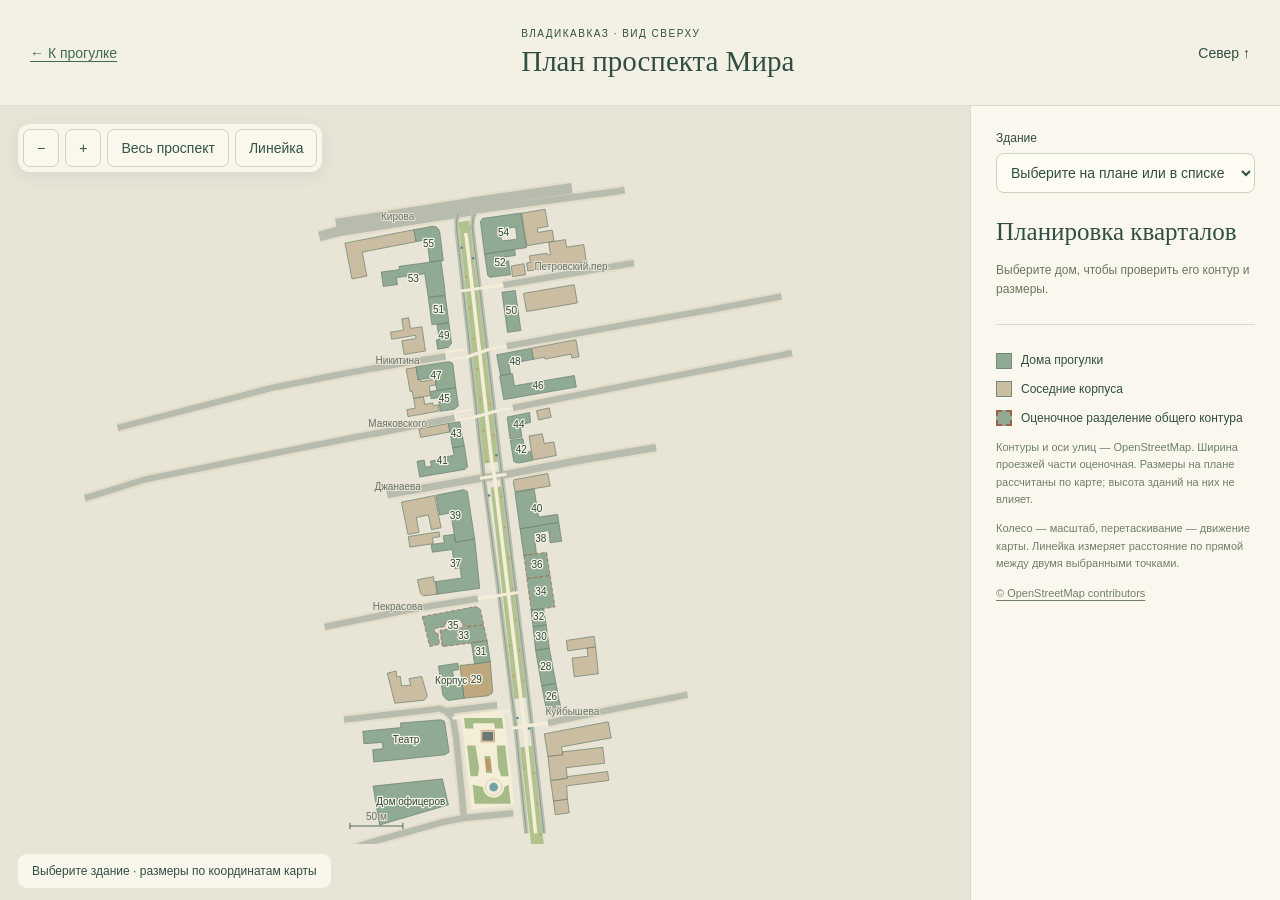
<file: layout-plan.html>
<!doctype html><html lang="ru"><head><meta charset="utf-8"><meta name="viewport" content="width=device-width,initial-scale=1"><title>План проспекта Мира · Владикавказ</title><link rel="stylesheet" href="./layout-plan.css"></head><body>
<header><a href="./index.html">← К прогулке</a><div><p>ВЛАДИКАВКАЗ · ВИД СВЕРХУ</p><h1>План проспекта Мира</h1></div><span>Север ↑</span></header>
<main><section class="map-panel" aria-label="Карта проспекта"><div class="map-tools"><button id="plan-minus" aria-label="Отдалить">−</button><button id="plan-plus" aria-label="Приблизить">+</button><button id="plan-reset">Весь проспект</button><button id="plan-ruler" aria-pressed="false">Линейка</button></div><svg id="plan" viewBox="-140 -470 295 625" role="img" aria-label="Контуры зданий, улицы и аллея. Выберите дом в списке справа."></svg><p id="plan-status" role="status">Загружаем план…</p></section>
<aside><label for="plan-building">Здание</label><select id="plan-building"><option>Загрузка…</option></select><h2 id="plan-title">Планировка кварталов</h2><p id="plan-description">Выберите дом, чтобы проверить его контур и размеры.</p><dl id="plan-metrics"></dl><a id="plan-source" target="_blank" rel="noopener noreferrer" hidden>Контур в OpenStreetMap ↗</a><a id="plan-walk" class="primary" href="./index.html" hidden>Посмотреть в прогулке →</a>
<div class="legend"><p><i class="frontage"></i>Дома прогулки</p><p><i class="context"></i>Соседние корпуса</p><p><i class="estimated"></i>Оценочное разделение общего контура</p></div><p class="note">Контуры и оси улиц — OpenStreetMap. Ширина проезжей части оценочная. Размеры на плане рассчитаны по карте; высота зданий на них не влияет.</p><p class="note">Колесо — масштаб, перетаскивание — движение карты. Линейка измеряет расстояние по прямой между двумя выбранными точками.</p><a class="attribution" href="https://www.openstreetmap.org/copyright" target="_blank" rel="noopener noreferrer">© OpenStreetMap contributors</a></aside></main>
<script type="module" src="./layout-plan.js"></script></body></html>
</file>
<file: layout-plan.css>
:root{font-family:Arial,sans-serif;color:#314e43;background:#f3f0e4;font-size:14px}*{box-sizing:border-box}body{margin:0}button,select{font:inherit}a{color:#426a59;text-underline-offset:3px}header{height:106px;display:flex;align-items:center;justify-content:space-between;padding:20px 30px;border-bottom:1px solid #d7ddcc;gap:20px}header p{font-size:10px;letter-spacing:.15em;margin:0 0 6px}h1{font:29px Georgia;margin:0}main{display:grid;grid-template-columns:minmax(0,1fr) 310px;height:calc(100dvh - 106px)}.map-panel{position:relative;min-height:420px;overflow:hidden;background:#e8e5d7}#plan{position:absolute;top:76px;left:0;width:100%;height:calc(100% - 132px);display:block;touch-action:none;cursor:grab}#plan.measuring{cursor:crosshair}.map-tools{position:absolute;z-index:1;top:18px;left:18px;display:flex;gap:6px;background:#faf8edee;padding:5px;border-radius:12px;box-shadow:0 4px 16px #334d3518}button{padding:10px 13px;background:#faf8ed;border:1px solid #ccd3be;border-radius:7px;color:#345448;cursor:pointer}button[aria-pressed=true]{background:#345448;color:#fff8e3}button:hover{border-color:#748f70}button:focus-visible,a:focus-visible,select:focus-visible{outline:3px solid #ba914c;outline-offset:2px}#plan-status{margin:0;position:absolute;bottom:12px;left:18px;max-width:calc(100% - 36px);padding:10px 14px;border-radius:9px;background:#faf8edf0;font-size:12px;pointer-events:none}aside{background:#faf8ee;padding:25px;overflow:auto;border-left:1px solid #d7ddcc}aside label{display:block;font-size:12px;margin-bottom:8px}select{width:100%;padding:10px;border:1px solid #cbd4bf;background:#fffdf3;color:#314e43;border-radius:8px}h2{font:25px/1.2 Georgia;margin:24px 0 14px}#plan-description{font-size:12px;line-height:1.55;color:#6a785e}dl{margin:20px 0}dt{color:#6c7b62;font-size:12px;margin-top:14px}dd{margin:4px 0 0;font-size:18px}#plan-source{font-size:12px}.primary{display:block;background:#355748;color:#fff9e6;padding:13px;border-radius:8px;text-align:center;text-decoration:none;margin:22px 0}.legend{border-top:1px solid #d7ddcc;margin-top:26px;padding-top:15px;font-size:12px}.legend p{display:flex;gap:9px;align-items:center;line-height:1.4}.legend i{width:16px;height:16px;flex-shrink:0;border:1px solid #728b78}.frontage{background:#90aa94}.context{background:#cbbda1}.estimated{background:#90aa94;border:2px dashed #9b6448!important}.note,.attribution{font-size:11px;line-height:1.6;color:#718069}.building{cursor:pointer;stroke:#697e6d;stroke-width:.7;vector-effect:non-scaling-stroke}.building.selected{stroke:#a96d2d;stroke-width:3;fill:#d4b875}.building.estimated{stroke:#9b6448;stroke-dasharray:4 2}.house-number{fill:#29493d;paint-order:stroke;stroke:#f6f2e4;stroke-width:2.5;stroke-linejoin:round;pointer-events:none}.street-name{fill:#6a7469;paint-order:stroke;stroke:#e7e3d4;stroke-width:2;pointer-events:none}#ruler-layer{pointer-events:none}[hidden]{display:none!important}@media(max-width:1050px){header{padding:18px 22px}h1{font-size:25px}main{grid-template-columns:minmax(0,1fr) 280px}aside{padding:20px}.map-tools{left:12px;gap:4px}button{font-size:12px;padding:9px}}@media(max-width:680px){header{height:auto;padding:15px;flex-wrap:wrap}header h1{font-size:22px}header>span{display:none}main{height:auto;display:block}.map-panel{height:70dvh}aside{border-left:0}header>a{font-size:12px}.map-tools{top:10px}.map-tools button{padding:8px}}
</file>
